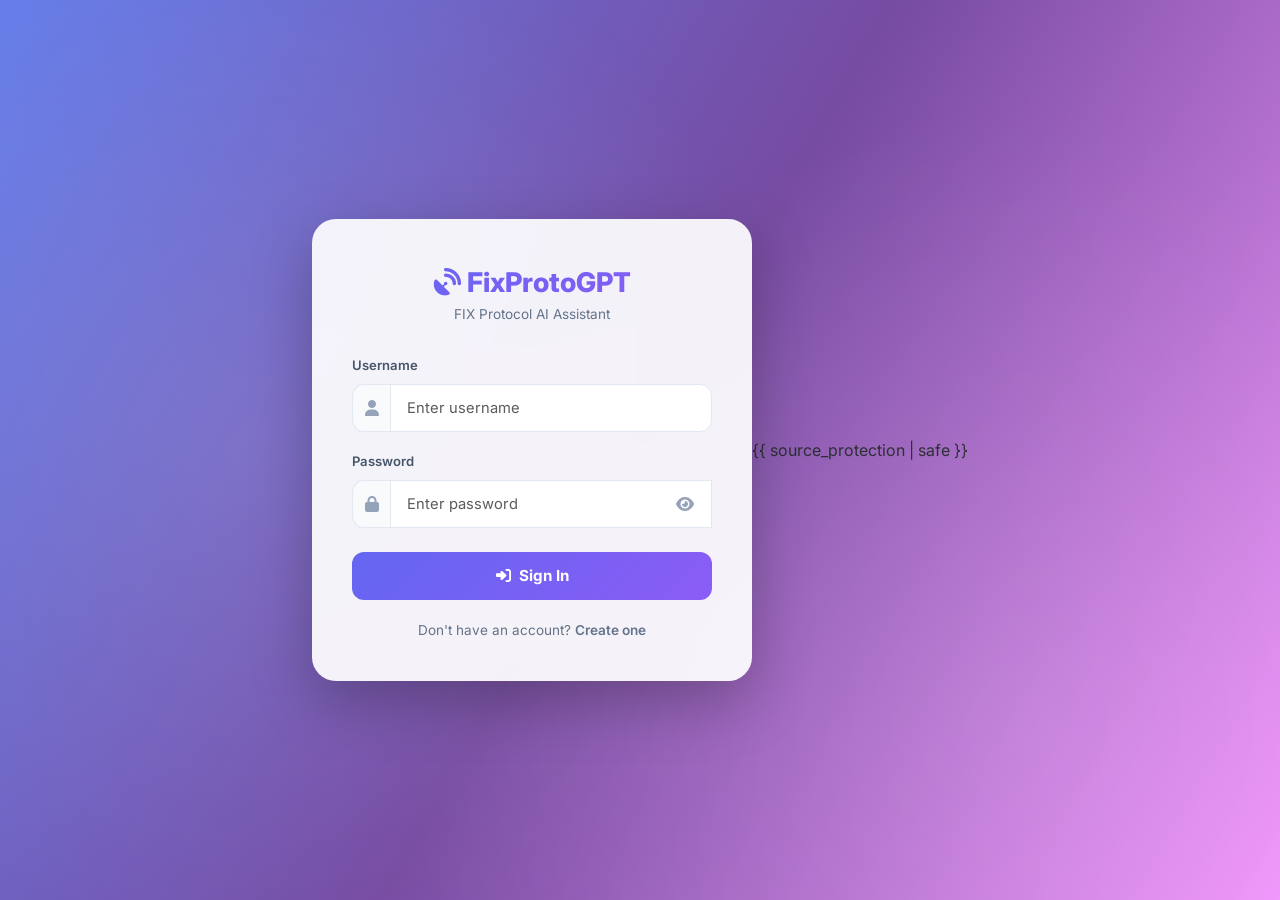
<file: ui/templates/login.html>
<!DOCTYPE html>
<html lang="en">
<head>
    <meta charset="UTF-8">
    <meta name="viewport" content="width=device-width, initial-scale=1.0, maximum-scale=5.0, user-scalable=yes, viewport-fit=cover">
    <meta name="theme-color" content="#6366f1">
    <title>FixProtoGPT — Sign In</title>
    <link href="https://cdn.jsdelivr.net/npm/bootstrap@5.3.0/dist/css/bootstrap.min.css" rel="stylesheet">
    <link href="https://cdnjs.cloudflare.com/ajax/libs/font-awesome/6.4.0/css/all.min.css" rel="stylesheet">
    <link href="https://fonts.googleapis.com/css2?family=Inter:wght@300;400;500;600;700;800&display=swap" rel="stylesheet">
    <style>
        :root {
            --primary: #6366f1;
            --primary-dark: #4f46e5;
            --secondary: #8b5cf6;
            --gradient-2: linear-gradient(120deg, #667eea 0%, #764ba2 50%, #f093fb 100%);
        }
        * { margin: 0; padding: 0; box-sizing: border-box; }
        body {
            font-family: 'Inter', -apple-system, BlinkMacSystemFont, 'Segoe UI', sans-serif;
            background: var(--gradient-2);
            min-height: 100vh;
            display: flex;
            align-items: center;
            justify-content: center;
            padding: 20px;
        }
        body::before {
            content: '';
            position: fixed;
            top: 0; left: 0; width: 100%; height: 100%;
            background-image:
                radial-gradient(circle at 20% 50%, rgba(255,255,255,0.1) 0%, transparent 50%),
                radial-gradient(circle at 80% 80%, rgba(255,255,255,0.1) 0%, transparent 50%);
            animation: float 20s ease-in-out infinite;
            pointer-events: none;
            z-index: 0;
        }
        @keyframes float {
            0%, 100% { transform: translateY(0px) scale(1); }
            50% { transform: translateY(-20px) scale(1.05); }
        }
        @keyframes slideUp {
            from { opacity: 0; transform: translateY(30px); }
            to   { opacity: 1; transform: translateY(0); }
        }
        .auth-card {
            position: relative;
            z-index: 1;
            background: rgba(255,255,255,0.92);
            backdrop-filter: blur(24px);
            border-radius: 24px;
            box-shadow: 0 20px 60px rgba(0,0,0,0.25);
            width: 100%;
            max-width: 440px;
            padding: 48px 40px 40px;
            animation: slideUp 0.5s ease-out;
        }
        .auth-logo {
            text-align: center;
            margin-bottom: 28px;
        }
        .auth-logo h1 {
            font-size: 1.7rem;
            font-weight: 800;
            background: linear-gradient(135deg, var(--primary), var(--secondary));
            -webkit-background-clip: text;
            -webkit-text-fill-color: transparent;
            margin-bottom: 4px;
        }
        .auth-logo p {
            color: #64748b;
            font-size: 0.85rem;
        }
        .form-label {
            font-weight: 600;
            font-size: 0.82rem;
            color: #475569;
        }
        .form-control {
            border-radius: 12px;
            padding: 12px 16px;
            border: 1.5px solid #e2e8f0;
            font-size: 0.92rem;
            transition: border-color 0.2s, box-shadow 0.2s;
        }
        .form-control:focus {
            border-color: var(--primary);
            box-shadow: 0 0 0 3px rgba(99,102,241,0.15);
        }
        .btn-auth {
            border: none;
            border-radius: 12px;
            padding: 13px 20px;
            font-weight: 700;
            font-size: 0.95rem;
            width: 100%;
            background: linear-gradient(135deg, var(--primary), var(--secondary));
            color: #fff;
            cursor: pointer;
            transition: transform 0.15s, box-shadow 0.15s;
        }
        .btn-auth:hover {
            transform: translateY(-1px);
            box-shadow: 0 6px 20px rgba(99,102,241,0.4);
            color: #fff;
        }
        .btn-auth:disabled {
            opacity: 0.6;
            cursor: not-allowed;
            transform: none;
        }
        .auth-toggle {
            text-align: center;
            margin-top: 20px;
            font-size: 0.85rem;
            color: #64748b;
        }
        .auth-toggle a {
            color: var(--primary);
            font-weight: 600;
            text-decoration: none;
            cursor: pointer;
        }
        .auth-toggle a:hover { text-decoration: underline; }
        .alert-auth {
            border-radius: 12px;
            font-size: 0.85rem;
            padding: 10px 16px;
        }
        .input-group-text {
            border-radius: 12px 0 0 12px;
            background: #f8fafc;
            border: 1.5px solid #e2e8f0;
            border-right: none;
            color: #94a3b8;
        }
        .input-group .form-control {
            border-radius: 0 12px 12px 0;
        }
        .password-toggle {
            position: absolute;
            right: 14px;
            top: 50%;
            transform: translateY(-50%);
            background: none;
            border: none;
            color: #94a3b8;
            cursor: pointer;
            z-index: 5;
            padding: 4px;
        }
    </style>
</head>
<body>
    <div class="auth-card">
        <div class="auth-logo">
            <h1><i class="fas fa-satellite-dish"></i> FixProtoGPT</h1>
            <p>FIX Protocol AI Assistant</p>
        </div>

        <!-- Error / success message -->
        <div id="authAlert" class="alert alert-auth d-none" role="alert"></div>

        <!-- LOGIN FORM -->
        <form id="loginForm" onsubmit="return handleLogin(event)">
            <div class="mb-3">
                <label class="form-label">Username</label>
                <div class="input-group">
                    <span class="input-group-text"><i class="fas fa-user"></i></span>
                    <input type="text" class="form-control" id="loginUsername" placeholder="Enter username" required autocomplete="username">
                </div>
            </div>
            <div class="mb-4">
                <label class="form-label">Password</label>
                <div class="input-group position-relative">
                    <span class="input-group-text"><i class="fas fa-lock"></i></span>
                    <input type="password" class="form-control" id="loginPassword" placeholder="Enter password" required autocomplete="current-password">
                    <button type="button" class="password-toggle" onclick="togglePassword('loginPassword', this)"><i class="fas fa-eye"></i></button>
                </div>
            </div>
            <button type="submit" class="btn btn-auth" id="loginBtn">
                <i class="fas fa-sign-in-alt me-2"></i>Sign In
            </button>
            <div class="auth-toggle">
                Don't have an account? <a onclick="showRegister()">Create one</a>
            </div>
        </form>

        <!-- REGISTER FORM (hidden by default) -->
        <form id="registerForm" style="display:none;" onsubmit="return handleRegister(event)">
            <div class="mb-3">
                <label class="form-label">Full Name</label>
                <div class="input-group">
                    <span class="input-group-text"><i class="fas fa-id-card"></i></span>
                    <input type="text" class="form-control" id="regFullName" placeholder="John Doe" autocomplete="name">
                </div>
            </div>
            <div class="mb-3">
                <label class="form-label">Username</label>
                <div class="input-group">
                    <span class="input-group-text"><i class="fas fa-user"></i></span>
                    <input type="text" class="form-control" id="regUsername" placeholder="Choose a username" required minlength="3" autocomplete="username">
                </div>
            </div>
            <div class="mb-3">
                <label class="form-label">Email</label>
                <div class="input-group">
                    <span class="input-group-text"><i class="fas fa-envelope"></i></span>
                    <input type="email" class="form-control" id="regEmail" placeholder="you@example.com" required autocomplete="email">
                </div>
            </div>
            <div class="mb-4">
                <label class="form-label">Password</label>
                <div class="input-group position-relative">
                    <span class="input-group-text"><i class="fas fa-lock"></i></span>
                    <input type="password" class="form-control" id="regPassword" placeholder="Min. 6 characters" required minlength="6" autocomplete="new-password">
                    <button type="button" class="password-toggle" onclick="togglePassword('regPassword', this)"><i class="fas fa-eye"></i></button>
                </div>
            </div>
            <button type="submit" class="btn btn-auth" id="registerBtn">
                <i class="fas fa-user-plus me-2"></i>Create Account
            </button>
            <div class="auth-toggle">
                Already have an account? <a onclick="showLogin()">Sign in</a>
            </div>
        </form>
    </div>

    <script>
        function showAlert(msg, type) {
            const el = document.getElementById('authAlert');
            el.className = 'alert alert-auth alert-' + type;
            el.textContent = msg;
            el.classList.remove('d-none');
        }
        function hideAlert() {
            document.getElementById('authAlert').classList.add('d-none');
        }
        function showRegister() {
            hideAlert();
            document.getElementById('loginForm').style.display = 'none';
            document.getElementById('registerForm').style.display = 'block';
        }
        function showLogin() {
            hideAlert();
            document.getElementById('registerForm').style.display = 'none';
            document.getElementById('loginForm').style.display = 'block';
        }
        function togglePassword(id, btn) {
            const input = document.getElementById(id);
            const icon = btn.querySelector('i');
            if (input.type === 'password') {
                input.type = 'text';
                icon.classList.replace('fa-eye', 'fa-eye-slash');
            } else {
                input.type = 'password';
                icon.classList.replace('fa-eye-slash', 'fa-eye');
            }
        }

        async function handleLogin(e) {
            e.preventDefault();
            hideAlert();
            const btn = document.getElementById('loginBtn');
            btn.disabled = true;
            btn.innerHTML = '<i class="fas fa-spinner fa-spin me-2"></i>Signing in...';

            try {
                const resp = await fetch('/auth/login', {
                    method: 'POST',
                    headers: { 'Content-Type': 'application/json' },
                    body: JSON.stringify({
                        username: document.getElementById('loginUsername').value.trim(),
                        password: document.getElementById('loginPassword').value
                    })
                });
                const data = await resp.json();
                if (data.success) {
                    showAlert('Welcome back, ' + data.user.username + '!', 'success');
                    setTimeout(() => window.location.href = '/', 600);
                } else {
                    showAlert(data.error || 'Login failed', 'danger');
                }
            } catch(err) {
                showAlert('Network error. Please try again.', 'danger');
            } finally {
                btn.disabled = false;
                btn.innerHTML = '<i class="fas fa-sign-in-alt me-2"></i>Sign In';
            }
            return false;
        }

        async function handleRegister(e) {
            e.preventDefault();
            hideAlert();
            const btn = document.getElementById('registerBtn');
            btn.disabled = true;
            btn.innerHTML = '<i class="fas fa-spinner fa-spin me-2"></i>Creating account...';

            try {
                const resp = await fetch('/auth/register', {
                    method: 'POST',
                    headers: { 'Content-Type': 'application/json' },
                    body: JSON.stringify({
                        full_name: document.getElementById('regFullName').value.trim(),
                        username: document.getElementById('regUsername').value.trim(),
                        email: document.getElementById('regEmail').value.trim(),
                        password: document.getElementById('regPassword').value
                    })
                });
                const data = await resp.json();
                if (data.success) {
                    showAlert('Account created! Redirecting...', 'success');
                    setTimeout(() => window.location.href = '/', 600);
                } else {
                    showAlert(data.error || 'Registration failed', 'danger');
                }
            } catch(err) {
                showAlert('Network error. Please try again.', 'danger');
            } finally {
                btn.disabled = false;
                btn.innerHTML = '<i class="fas fa-user-plus me-2"></i>Create Account';
            }
            return false;
        }
    </script>
    {{ source_protection | safe }}
</body>
</html>
</file>
